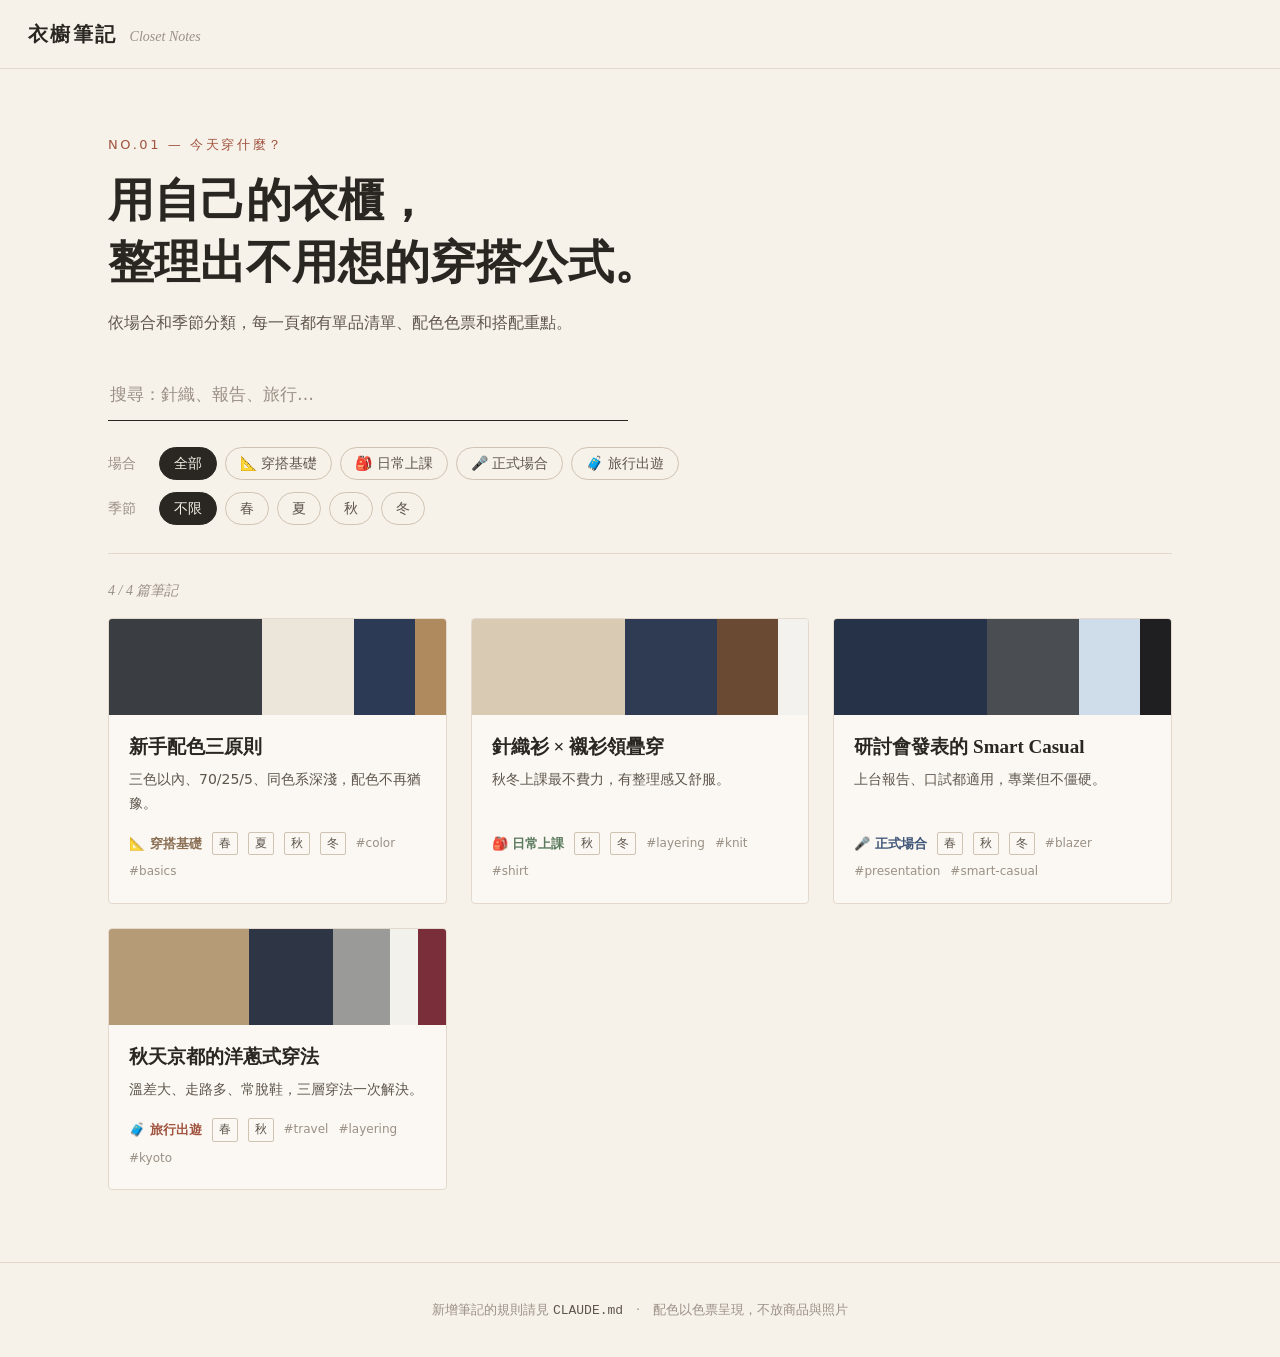
<file: index.html>
<!DOCTYPE html>
<html lang="zh-Hant">
<head>
  <meta charset="UTF-8">
  <meta name="viewport" content="width=device-width, initial-scale=1">
  <title>衣櫥筆記 Closet Notes</title>
  <meta name="description" content="一頁一套的穿搭公式：場合、季節、單品清單與配色。">
  <link rel="icon" href="data:image/svg+xml,<svg xmlns='http://www.w3.org/2000/svg' viewBox='0 0 100 100'><text y='.9em' font-size='90'>🧥</text></svg>">
  <link rel="stylesheet" href="assets/css/style.css">
</head>
<body data-view="index">
  <header class="topbar">
    <a class="brand" href="./">
      <span class="brand-name">衣櫥筆記</span>
      <span class="brand-sub">Closet Notes</span>
    </a>
  </header>

  <main class="container">
    <section class="hero">
      <p class="eyebrow">No.01 — 今天穿什麼？</p>
      <h1>用自己的衣櫃，<br>整理出不用想的穿搭公式。</h1>
      <p class="hero-lead">依場合和季節分類，每一頁都有單品清單、配色色票和搭配重點。</p>

      <label class="search">
        <input id="search" type="search" placeholder="搜尋：針織、報告、旅行…" autocomplete="off">
      </label>

      <div class="filters">
        <div class="filter-row">
          <span class="filter-label">場合</span>
          <div id="chips" class="chips" role="toolbar" aria-label="場合篩選"></div>
        </div>
        <div class="filter-row">
          <span class="filter-label">季節</span>
          <div id="seasons" class="chips" role="toolbar" aria-label="季節篩選"></div>
        </div>
      </div>
    </section>

    <p id="count" class="count"></p>
    <section id="cards" class="cards" aria-live="polite"></section>
  </main>

  <footer class="footer">
    <p>新增筆記的規則請見 <code>CLAUDE.md</code>　·　配色以色票呈現，不放商品與照片</p>
  </footer>

  <script src="assets/js/app.js"></script>
</body>
</html>
</file>
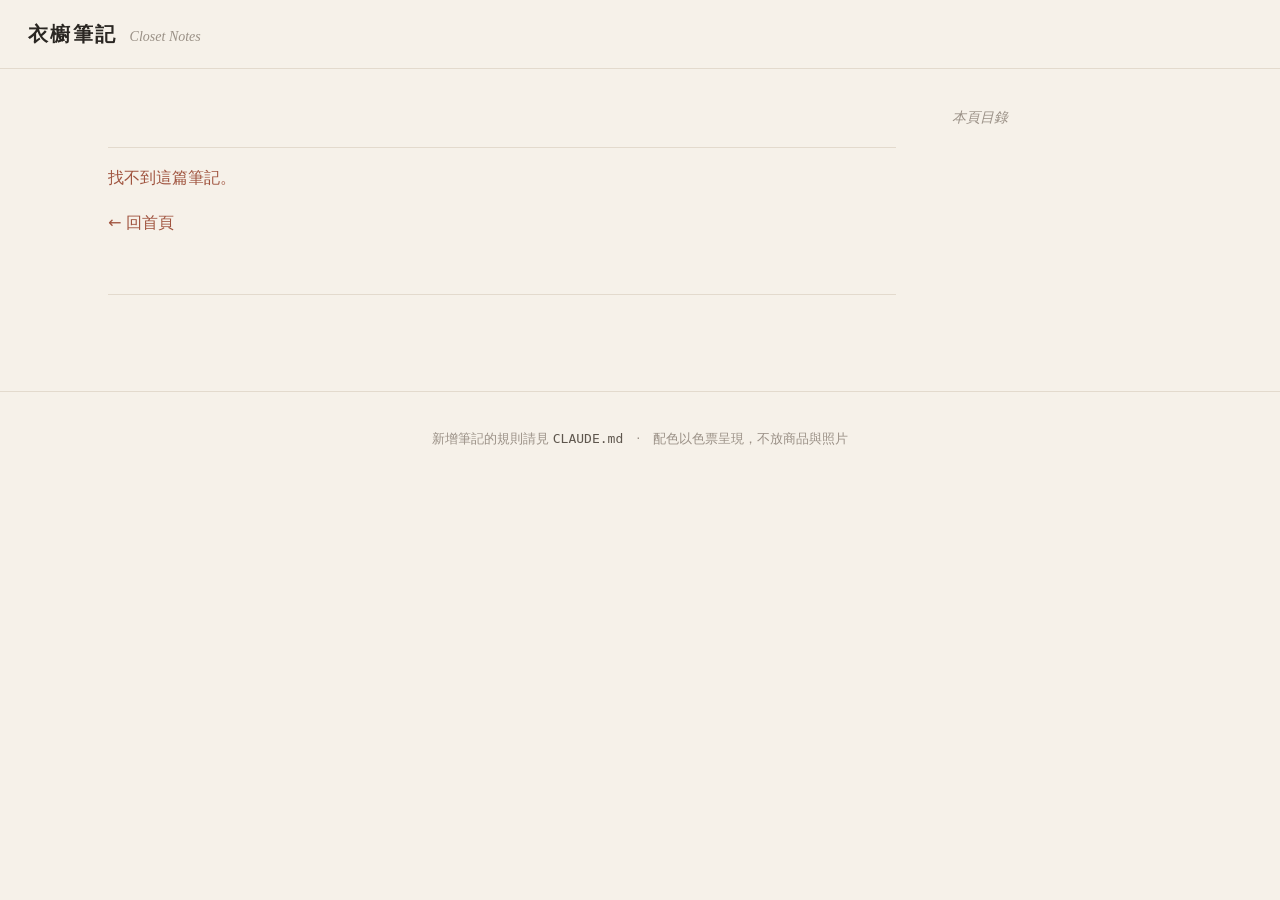
<file: page.html>
<!DOCTYPE html>
<html lang="zh-Hant">
<head>
  <meta charset="UTF-8">
  <meta name="viewport" content="width=device-width, initial-scale=1">
  <title>衣櫥筆記</title>
  <link rel="icon" href="data:image/svg+xml,<svg xmlns='http://www.w3.org/2000/svg' viewBox='0 0 100 100'><text y='.9em' font-size='90'>🧥</text></svg>">
  <link rel="stylesheet" href="assets/css/style.css">
</head>
<body data-view="page">
  <header class="topbar">
    <a class="brand" href="./">
      <span class="brand-name">衣櫥筆記</span>
      <span class="brand-sub">Closet Notes</span>
    </a>
  </header>

  <div class="container layout">
    <article class="doc">
      <nav id="crumbs" class="crumbs" aria-label="麵包屑"></nav>
      <header id="doc-head" class="doc-head"></header>
      <div id="doc-body" class="doc-body"><p class="loading">載入中…</p></div>
      <nav id="pager" class="pager" aria-label="上一篇與下一篇"></nav>
    </article>
    <aside class="toc-wrap">
      <div class="toc">
        <p class="toc-title">本頁目錄</p>
        <ol id="toc"></ol>
      </div>
    </aside>
  </div>

  <footer class="footer">
    <p>新增筆記的規則請見 <code>CLAUDE.md</code>　·　配色以色票呈現，不放商品與照片</p>
  </footer>

  <script src="assets/vendor/marked.umd.js"></script>
  <script src="assets/js/app.js"></script>
</body>
</html>
</file>
<file: assets/css/style.css>
/* 衣櫥筆記 — 唯一的樣式檔。顏色、字型、間距請只用下列變數（palette 資料除外）。 */
:root {
  --paper: #f6f1e9;
  --paper-elev: #fbf8f3;
  --ink: #2a2622;
  --ink-soft: #5e564d;
  --ink-faint: #9a9086;
  --line: #e3dacd;
  --line-strong: #cfc3b2;
  --accent: #a0543f;
  --accent-soft: #f0e2d8;
  --radius: 4px;
  --font-serif: "Noto Serif TC", "Songti TC", "PMingLiU", "Source Han Serif TC", serif;
  --font-sans: "Noto Sans TC", "PingFang TC", "Microsoft JhengHei", system-ui, sans-serif;
  --font-mono: ui-monospace, "SFMono-Regular", Menlo, Consolas, monospace;
  --maxw: 1120px;
}

* { box-sizing: border-box; }
html { scroll-padding-top: 80px; }
body {
  margin: 0;
  background: var(--paper);
  color: var(--ink);
  font-family: var(--font-sans);
  font-size: 16px;
  line-height: 1.8;
  -webkit-font-smoothing: antialiased;
}
a { color: var(--accent); text-decoration: none; }
a:hover { text-decoration: underline; text-underline-offset: 3px; }

.container { max-width: var(--maxw); margin: 0 auto; padding: 0 28px; }

/* ---------- Top bar ---------- */
.topbar {
  position: sticky; top: 0; z-index: 10;
  background: rgba(246, 241, 233, .92);
  backdrop-filter: blur(6px);
  border-bottom: 1px solid var(--line);
  padding: 16px 28px;
}
.brand { display: inline-flex; align-items: baseline; gap: 12px; color: var(--ink); }
.brand:hover { text-decoration: none; }
.brand-name { font-family: var(--font-serif); font-weight: 700; font-size: 20px; letter-spacing: .12em; }
.brand-sub { font-family: var(--font-serif); font-style: italic; font-size: 14px; color: var(--ink-faint); }

/* ---------- Hero ---------- */
.hero { padding: 64px 0 28px; border-bottom: 1px solid var(--line); }
.eyebrow {
  font-size: 13px; letter-spacing: .2em; color: var(--accent);
  margin: 0 0 14px; text-transform: uppercase;
}
.hero h1 {
  font-family: var(--font-serif); font-weight: 700;
  font-size: clamp(28px, 4.4vw, 46px); line-height: 1.35; margin: 0 0 14px;
}
.hero-lead { color: var(--ink-soft); margin: 0 0 32px; max-width: 560px; }

.search { display: block; max-width: 520px; border-bottom: 1.5px solid var(--ink); }
.search input {
  width: 100%; background: none; border: 0; outline: 0;
  color: var(--ink); font: inherit; font-size: 17px; padding: 10px 2px;
}
.search input::placeholder { color: var(--ink-faint); }
.search:focus-within { border-color: var(--accent); }

.filters { margin-top: 26px; display: grid; gap: 12px; }
.filter-row { display: flex; align-items: baseline; gap: 16px; flex-wrap: wrap; }
.filter-label { font-family: var(--font-serif); font-size: 14px; color: var(--ink-faint); min-width: 2.5em; }
.chips { display: flex; flex-wrap: wrap; gap: 8px; }
.chip {
  font: inherit; font-size: 14px; cursor: pointer;
  background: transparent; color: var(--ink-soft);
  border: 1px solid var(--line-strong); border-radius: 999px;
  padding: 3px 14px;
}
.chip:hover { border-color: var(--ink-soft); color: var(--ink); }
.chip[aria-pressed="true"] { background: var(--ink); border-color: var(--ink); color: var(--paper); }

/* ---------- Cards ---------- */
.count { font-family: var(--font-serif); font-style: italic; font-size: 14px; color: var(--ink-faint); margin: 24px 0 14px; }
.cards {
  display: grid; gap: 24px;
  grid-template-columns: repeat(auto-fill, minmax(250px, 1fr));
  padding-bottom: 72px;
}
.card {
  display: flex; flex-direction: column;
  background: var(--paper-elev); border: 1px solid var(--line);
  border-radius: var(--radius); color: var(--ink);
  transition: transform .2s, box-shadow .2s;
  overflow: hidden;
}
.card:hover { text-decoration: none; transform: translateY(-3px); box-shadow: 0 10px 24px -14px rgba(60, 40, 20, .35); }
.card-body { display: flex; flex-direction: column; gap: 8px; padding: 18px 20px 20px; flex: 1; }
.card h2 { font-family: var(--font-serif); font-size: 19px; line-height: 1.45; margin: 0; }
.card p { margin: 0; color: var(--ink-soft); font-size: 14px; line-height: 1.7; }
.card-meta { display: flex; flex-wrap: wrap; align-items: center; gap: 6px 10px; margin-top: auto; padding-top: 8px; }

/* 色票條：面積由大到小 */
.swatch-bar { display: flex; height: 96px; }
.swatch-bar span { flex: 1; }
.swatch-bar span:nth-child(1) { flex: 5; }
.swatch-bar span:nth-child(2) { flex: 3; }
.swatch-bar span:nth-child(3) { flex: 2; }

.cat-label { font-size: 13px; color: var(--cat-color, var(--accent)); font-weight: 600; }
.season {
  font-family: var(--font-serif); font-size: 12px; color: var(--ink-soft);
  border: 1px solid var(--line-strong); border-radius: 2px; padding: 0 6px;
}
.tag { font-size: 12px; color: var(--ink-faint); }
.tag::before { content: "#"; }
.empty { color: var(--ink-soft); grid-column: 1 / -1; }

/* ---------- Article ---------- */
.layout {
  display: grid; gap: 56px;
  grid-template-columns: minmax(0, 1fr) 220px;
  padding-top: 36px; padding-bottom: 72px;
}
.crumbs { font-size: 14px; color: var(--ink-faint); margin-bottom: 18px; }
.crumbs a { color: var(--ink-soft); }
.crumbs .sep { margin: 0 8px; }

.doc-head { padding-bottom: 24px; border-bottom: 1px solid var(--line); }
.doc-head h1 {
  font-family: var(--font-serif); font-size: clamp(28px, 3.8vw, 38px);
  line-height: 1.35; margin: 0 0 14px;
}
.updated { font-family: var(--font-serif); font-style: italic; font-size: 13px; color: var(--ink-faint); margin: 10px 0 0; }

.palette { display: flex; gap: 12px; flex-wrap: wrap; margin: 22px 0 6px; }
.palette figure { margin: 0; width: 84px; }
.palette .chip-color {
  height: 84px; border-radius: var(--radius);
  border: 1px solid rgba(0, 0, 0, .08);
}
.palette figcaption { font-family: var(--font-mono); font-size: 11px; color: var(--ink-faint); margin-top: 4px; text-transform: uppercase; }

.doc-body h2 {
  font-family: var(--font-serif); font-size: 23px;
  margin: 44px 0 14px; padding-bottom: 6px;
  border-bottom: 1px solid var(--line);
}
.doc-body h3 { font-family: var(--font-serif); font-size: 18px; margin: 28px 0 8px; }
.doc-body ul, .doc-body ol { padding-left: 1.4em; }
.doc-body li { margin: 6px 0; }
.doc-body li::marker { color: var(--accent); }
.doc-body strong { background: linear-gradient(transparent 62%, var(--accent-soft) 62%); font-weight: 700; }

.doc-body blockquote {
  margin: 26px 0 8px; padding: 0 0 0 20px;
  border-left: 2px solid var(--accent);
  font-family: var(--font-serif); font-size: 19px; line-height: 1.7; color: var(--ink);
}
.doc-body blockquote p { margin: 0; }

.doc-body code {
  font-family: var(--font-mono); font-size: .88em;
  background: var(--accent-soft); padding: 1px 5px; border-radius: 3px;
}

.doc-body table {
  width: 100%; border-collapse: collapse; margin: 14px 0 22px;
  font-size: 15px;
}
.doc-body th, .doc-body td { text-align: left; padding: 10px 14px 10px 0; border-bottom: 1px solid var(--line); vertical-align: top; }
.doc-body th { font-family: var(--font-serif); font-weight: 700; color: var(--ink-soft); border-bottom: 1.5px solid var(--ink); white-space: nowrap; }
.doc-body td:first-child { font-family: var(--font-serif); color: var(--accent); white-space: nowrap; }
.doc-body td:last-child { color: var(--ink-soft); }

.pager {
  display: grid; grid-template-columns: 1fr 1fr; gap: 16px;
  margin-top: 56px; padding-top: 24px; border-top: 1px solid var(--line);
}
.pager a { display: block; color: var(--ink); font-family: var(--font-serif); font-size: 17px; }
.pager a:hover { color: var(--accent); text-decoration: none; }
.pager small { display: block; font-family: var(--font-sans); font-size: 12px; letter-spacing: .1em; color: var(--ink-faint); }
.pager .next { text-align: right; grid-column: 2; }

/* ---------- TOC ---------- */
.toc { position: sticky; top: 96px; font-size: 14px; }
.toc-title { font-family: var(--font-serif); font-style: italic; color: var(--ink-faint); margin: 0 0 10px; }
.toc ol { list-style: none; margin: 0; padding: 0; }
.toc li a { display: block; padding: 4px 0; color: var(--ink-soft); line-height: 1.5; }
.toc li.lv3 a { padding-left: 14px; font-size: 13px; }
.toc li a:hover { color: var(--ink); text-decoration: none; }
.toc li a.active { color: var(--accent); }
.toc li a.active::before { content: "— "; }

.loading { color: var(--ink-soft); }
.error { color: var(--accent); }

/* ---------- Footer ---------- */
.footer { border-top: 1px solid var(--line); padding: 22px 28px; text-align: center; font-size: 13px; color: var(--ink-faint); }
.footer code { font-family: var(--font-mono); color: var(--ink-soft); }

/* ---------- Responsive ---------- */
@media (max-width: 720px) {
  .container { padding: 0 18px; }
  .topbar { padding: 14px 18px; }
  .hero { padding-top: 40px; }
  .layout { grid-template-columns: minmax(0, 1fr); gap: 0; }
  .toc-wrap { display: none; }
  .cards { grid-template-columns: 1fr; }
  .palette figure { width: 64px; }
  .palette .chip-color { height: 64px; }
  .pager { grid-template-columns: 1fr; }
  .pager .next { grid-column: 1; }
}
</file>
